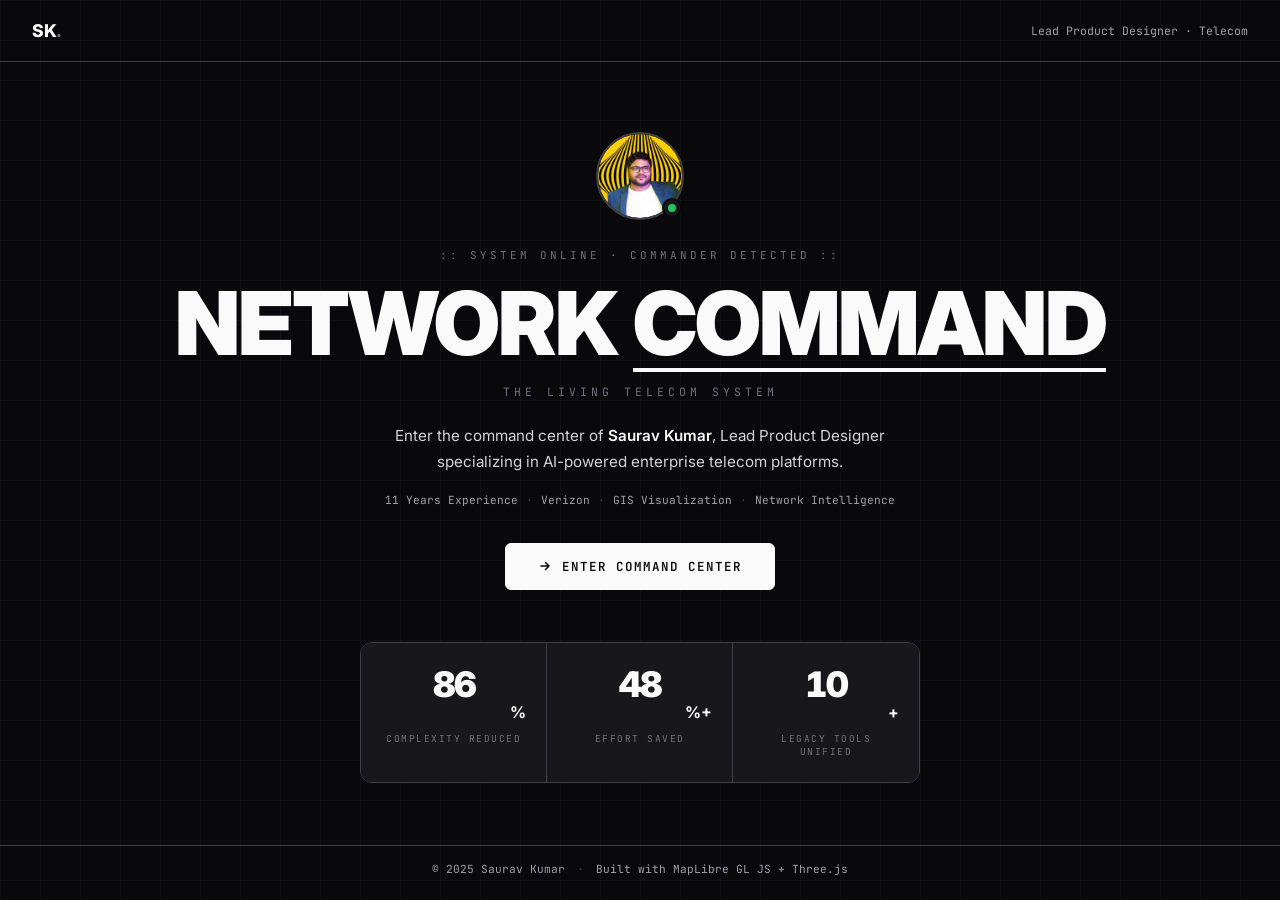
<file: index.html>
<!DOCTYPE html>
<html lang="en">

<head>
  <meta charset="UTF-8" />
  <meta name="viewport" content="width=device-width, initial-scale=1.0" />
  <title>Saurav Kumar — Network Command</title>
  <meta name="description"
    content="Portfolio of Saurav Kumar, Senior Product Manager specializing in enterprise telecom platforms, GIS visualization, and AI-powered network operations." />
  <link rel="preconnect" href="https://fonts.googleapis.com" />
  <link rel="preconnect" href="https://fonts.gstatic.com" crossorigin />
  <link
    href="https://fonts.googleapis.com/css2?family=Inter:wght@300;400;500;600;700;800;900&family=JetBrains+Mono:wght@400;500&display=swap"
    rel="stylesheet" />
  <link rel="stylesheet" href="style.css" />
</head>

<body class="landing-body">

  <!-- Background grid -->
  <div class="bg-grid" aria-hidden="true"></div>

  <!-- Landing Page -->
  <main class="landing" id="landing">

    <!-- Nav -->
    <nav class="landing-nav">
      <span class="nav-logo">SK<span class="nav-dot">.</span></span>
      <span class="nav-meta font-mono">Lead Product Designer · Telecom</span>
    </nav>

    <!-- Hero -->
    <section class="hero">

      <!-- Profile avatar -->
      <div class="avatar-wrap">
        <div class="avatar" id="avatar">
          <img src="avatar.jpg" alt="Saurav Kumar" style="width:100%;height:100%;object-fit:cover;border-radius:50%;" />
        </div>
        <div class="avatar-badge" title="Online">
          <span class="badge-dot"></span>
        </div>
      </div>

      <!-- Status line -->
      <p class="status-line font-mono" aria-label="System status">
        :: SYSTEM ONLINE · COMMANDER DETECTED ::
      </p>

      <!-- Headline -->
      <h1 class="hero-headline">
        <span class="headline-word">NETWORK</span>
        <span class="headline-word accent-word">COMMAND</span>
      </h1>

      <p class="hero-sub font-mono">THE LIVING TELECOM SYSTEM</p>

      <!-- Description -->
      <p class="hero-desc">
        Enter the command center of <strong>Saurav Kumar</strong>, Lead Product Designer<br />
        specializing in AI-powered enterprise telecom platforms.
      </p>

      <!-- Meta tags -->
      <div class="meta-tags font-mono">
        <span>11 Years Experience</span>
        <span class="meta-sep">·</span>
        <span>Verizon</span>
        <span class="meta-sep">·</span>
        <span>GIS Visualization</span>
        <span class="meta-sep">·</span>
        <span>Network Intelligence</span>
      </div>

      <!-- CTA -->
      <a href="map.html" class="cta-btn" id="enter-btn">
        <svg width="14" height="14" viewBox="0 0 14 14" fill="none" aria-hidden="true">
          <path d="M3 7h8M7.5 3.5L11 7l-3.5 3.5" stroke="currentColor" stroke-width="1.5" stroke-linecap="round"
            stroke-linejoin="round" />
        </svg>
        ENTER COMMAND CENTER
      </a>

      <!-- Stats -->
      <div class="stats-grid">
        <div class="stat-item">
          <span class="stat-num" data-target="90">0</span><span class="stat-unit">%</span>
          <p class="stat-label font-mono">COMPLEXITY REDUCED</p>
        </div>
        <div class="stat-item">
          <span class="stat-num" data-target="50">0</span><span class="stat-unit">%+</span>
          <p class="stat-label font-mono">EFFORT SAVED</p>
        </div>
        <div class="stat-item">
          <span class="stat-num" data-target="10">0</span><span class="stat-unit">+</span>
          <p class="stat-label font-mono">LEGACY TOOLS UNIFIED</p>
        </div>
      </div>

    </section>

    <!-- Footer -->
    <footer class="landing-footer font-mono">
      <span>© 2025 Saurav Kumar</span>
      <span class="meta-sep">·</span>
      <span>Built with MapLibre GL JS + Three.js</span>
    </footer>

  </main>

  <script>
    // Count-up animation on stat numbers
    function countUp(el) {
      const target = parseInt(el.dataset.target, 10);
      const dur = 1800;
      const start = performance.now();
      function step(now) {
        const p = Math.min((now - start) / dur, 1);
        const ease = 1 - Math.pow(1 - p, 3);
        el.textContent = Math.round(ease * target);
        if (p < 1) requestAnimationFrame(step);
      }
      requestAnimationFrame(step);
    }

    // Trigger on scroll into view
    const observer = new IntersectionObserver(entries => {
      entries.forEach(e => {
        if (e.isIntersecting) {
          e.target.querySelectorAll('.stat-num').forEach(n => countUp(n));
          observer.unobserve(e.target);
        }
      });
    }, { threshold: 0.2 });
    observer.observe(document.querySelector('.stats-grid'));

    // CTA hover ripple
    document.getElementById('enter-btn').addEventListener('mouseenter', function () {
      this.classList.add('hovered');
    });
    document.getElementById('enter-btn').addEventListener('mouseleave', function () {
      this.classList.remove('hovered');
    });
  </script>
</body>

</html>
</file>
<file: style.css>
/* ════════════════════════════════════════════════
   Shadcn Black & White Design System
   Inspired by: shadcn/ui neutral palette
   ════════════════════════════════════════════════ */

@import url('https://fonts.googleapis.com/css2?family=Inter:wght@300;400;500;600;700;800;900&family=JetBrains+Mono:wght@400;500&display=swap');

*, *::before, *::after { box-sizing: border-box; margin: 0; padding: 0; }

:root {
  /* shadcn neutral palette */
  --bg-0:        #09090b;   /* zinc-950 */
  --bg-1:        #18181b;   /* zinc-900 */
  --bg-2:        #27272a;   /* zinc-800 */
  --border:      #3f3f46;   /* zinc-700 */
  --border-light:#e4e4e7;   /* zinc-200 */
  --muted:       #71717a;   /* zinc-500 */
  --muted-fg:    #a1a1aa;   /* zinc-400 */
  --fg:          #fafafa;   /* zinc-50  */
  --fg-dim:      #d4d4d8;   /* zinc-300 */

  /* light panel vars (for map.html side panel) */
  --panel-bg:    #ffffff;
  --panel-fg:    #09090b;
  --panel-muted: #71717a;
  --panel-border:#e4e4e7;

  --font:  'Inter', system-ui, sans-serif;
  --mono:  'JetBrains Mono', 'Consolas', monospace;
  --r:     6px;
  --r-lg:  12px;
  --r-xl:  16px;
}

html, body { width: 100%; height: 100%; font-family: var(--font); }

.font-mono { font-family: var(--mono) !important; }

/* ── Shared Utilities ─────────────────────────────────────────── */
.hidden { display: none !important; }

/* ════════════════════════════════════════════════
   LANDING PAGE
   ════════════════════════════════════════════════ */

.landing-body {
  background: var(--bg-0);
  color: var(--fg);
  min-height: 100vh;
  overflow-x: hidden;
  position: relative;
}

/* Subtle grid background */
.bg-grid {
  position: fixed; inset: 0; z-index: 0; pointer-events: none;
  background-image:
    linear-gradient(rgba(255,255,255,0.03) 1px, transparent 1px),
    linear-gradient(90deg, rgba(255,255,255,0.03) 1px, transparent 1px);
  background-size: 40px 40px;
}

/* Nav */
.landing-nav {
  position: relative; z-index: 10;
  display: flex; align-items: center; justify-content: space-between;
  padding: 20px 32px;
  border-bottom: 1px solid var(--border);
}
.nav-logo {
  font-size: 1.1rem; font-weight: 800; letter-spacing: -0.5px;
  color: var(--fg);
}
.nav-dot { color: var(--muted); }
.nav-meta { font-size: 0.72rem; color: var(--muted-fg); }

/* Main hero section */
.landing { position: relative; z-index: 1; }

.hero {
  display: flex; flex-direction: column; align-items: center;
  justify-content: center; text-align: center;
  padding: 56px 24px 48px;
  min-height: calc(100vh - 65px - 52px);
  gap: 0;
}

/* Avatar */
.avatar-wrap {
  position: relative; margin-bottom: 28px;
}
.avatar {
  width: 88px; height: 88px; border-radius: 50%;
  background: var(--bg-2);
  border: 2px solid var(--border);
  display: flex; align-items: center; justify-content: center;
  overflow: hidden;
}
.avatar img { width: 100%; height: 100%; object-fit: cover; }
.avatar-initials {
  font-size: 1.6rem; font-weight: 800; color: var(--fg);
  letter-spacing: -1px;
}
.avatar-badge {
  position: absolute; bottom: 2px; right: 2px;
  width: 20px; height: 20px; border-radius: 50%;
  background: var(--bg-1); 
  display: flex; align-items: center; justify-content: center;
  border: 2px solid var(--bg-0);
}
.badge-dot {
  width: 8px; height: 8px; border-radius: 50%; background: #22c55e;
  animation: pulse-dot 2s ease-in-out infinite;
}
@keyframes pulse-dot {
  0%,100% { opacity:1; transform:scale(1); }
  50% { opacity:0.7; transform:scale(1.2); }
}

/* Status line */
.status-line {
  font-size: 0.68rem; letter-spacing: 3px; color: var(--muted);
  margin-bottom: 20px; text-transform: uppercase;
}

/* Hero headline */
.hero-headline {
  font-size: clamp(2.8rem, 8vw, 5.5rem);
  font-weight: 900; letter-spacing: -2px; line-height: 0.95;
  margin-bottom: 12px;
  display: flex; gap: 16px; flex-wrap: wrap; justify-content: center;
}
.headline-word { color: var(--fg); }
.accent-word {
  color: var(--fg);
  border-bottom: 4px solid var(--fg);
  padding-bottom: 2px;
}

/* Sub */
.hero-sub {
  font-size: 0.72rem; letter-spacing: 4px; color: var(--muted);
  margin-bottom: 24px; text-transform: uppercase;
}

/* Description */
.hero-desc {
  font-size: 0.95rem; color: var(--fg-dim); line-height: 1.7;
  font-weight: 400; max-width: 520px; margin-bottom: 18px;
}
.hero-desc strong { color: var(--fg); font-weight: 600; }

/* Meta tags */
.meta-tags {
  display: flex; align-items: center; gap: 8px; flex-wrap: wrap;
  justify-content: center;
  font-size: 0.7rem; color: var(--muted-fg); margin-bottom: 36px;
}
.meta-sep { color: var(--border); }

/* CTA Button */
.cta-btn {
  display: inline-flex; align-items: center; gap: 10px;
  background: var(--fg); color: var(--bg-0);
  font-family: var(--mono); font-size: 0.78rem; font-weight: 600;
  letter-spacing: 2px; text-transform: uppercase; text-decoration: none;
  padding: 14px 32px;
  border: 1px solid var(--fg);
  border-radius: var(--r);
  transition: all 0.18s ease;
  margin-bottom: 52px;
  position: relative; overflow: hidden;
}
.cta-btn::after {
  content: ''; position: absolute; inset: 0;
  background: var(--bg-0); opacity: 0;
  transition: opacity 0.18s;
}
.cta-btn:hover { color: var(--fg); background: transparent; }
.cta-btn svg { stroke: currentColor; flex-shrink: 0; }

/* Stats Grid */
.stats-grid {
  display: grid; grid-template-columns: repeat(3, 1fr);
  gap: 0; width: 100%; max-width: 560px;
  border: 1px solid var(--border);
  border-radius: var(--r-lg); overflow: hidden;
}
.stat-item {
  padding: 24px 20px;
  display: flex; flex-direction: column; align-items: center;
  border-right: 1px solid var(--border);
  background: var(--bg-1);
}
.stat-item:last-child { border-right: none; }
.stat-num {
  font-size: 2.2rem; font-weight: 900; color: var(--fg);
  letter-spacing: -2px; line-height: 1;
  font-variant-numeric: tabular-nums;
}
.stat-unit { font-size: 1rem; font-weight: 700; color: var(--fg); align-self: flex-end; margin-bottom: 4px; }
.stat-item > div { display: flex; align-items: baseline; gap: 2px; }
.stat-label {
  font-size: 0.6rem; letter-spacing: 1.5px; color: var(--muted);
  text-transform: uppercase; margin-top: 6px;
}

/* Landing footer */
.landing-footer {
  position: relative; z-index: 1;
  border-top: 1px solid var(--border);
  padding: 16px 32px;
  display: flex; align-items: center; justify-content: center;
  gap: 12px; font-size: 0.7rem; color: var(--muted-fg);
}

/* ════════════════════════════════════════════════
   MAP PAGE
   ════════════════════════════════════════════════ */

.map-body {
  background: #fff;
  color: var(--panel-fg);
  height: 100vh; overflow: hidden;
  font-family: var(--font);
}

/* MapLibre container */
#map { position: fixed; inset: 0; z-index: 0; }

/* Top nav bar on map page */
#map-nav {
  position: fixed; top: 0; left: 0; right: 0; z-index: 100;
  background: rgba(255,255,255,0.92); backdrop-filter: blur(12px);
  border-bottom: 1px solid var(--panel-border);
  display: flex; align-items: center; gap: 16px;
  padding: 12px 24px; height: 56px;
}
.map-nav-back {
  display: flex; align-items: center; gap: 6px;
  color: var(--panel-fg); text-decoration: none;
  font-size: 0.8rem; font-weight: 600;
  padding: 6px 12px; border: 1px solid var(--panel-border);
  border-radius: var(--r); transition: background 0.15s;
}
.map-nav-back:hover { background: var(--border-light); }
.map-nav-back svg { stroke: currentColor; }
.nav-divider { width: 1px; height: 20px; background: var(--panel-border); }
.map-nav-title {
  font-size: 0.9rem; font-weight: 700; color: var(--panel-fg);
  letter-spacing: -0.3px;
}
.map-nav-subtitle {
  font-family: var(--mono); font-size: 0.68rem;
  color: var(--panel-muted); margin-left: auto;
}
.online-badge {
  display: flex; align-items: center; gap: 5px;
  font-family: var(--mono); font-size: 0.68rem; color: #16a34a;
  background: #f0fdf4; border: 1px solid #bbf7d0;
  border-radius: 999px; padding: 3px 10px;
}
.online-dot { width: 6px; height: 6px; border-radius: 50%; background: #16a34a; }

/* Zone legend bar */
#zone-legend {
  position: fixed; bottom: 24px; left: 50%; transform: translateX(-50%);
  z-index: 100;
  background: rgba(255,255,255,0.95); backdrop-filter: blur(12px);
  border: 1px solid var(--panel-border); border-radius: 999px;
  padding: 10px 20px;
  display: flex; align-items: center; gap: 20px;
  box-shadow: 0 4px 24px rgba(0,0,0,0.08);
  white-space: nowrap;
}
.legend-item {
  display: flex; align-items: center; gap: 6px;
  font-size: 0.75rem; font-weight: 600; color: var(--panel-fg);
  cursor: pointer; transition: opacity 0.15s;
  padding: 2px 6px; border-radius: var(--r);
}
.legend-item:hover { background: var(--border-light); }
.legend-dot { width: 8px; height: 8px; border-radius: 50%; background: var(--panel-fg); flex-shrink: 0; }
.legend-dot.active { background: #000; box-shadow: 0 0 0 2px rgba(0,0,0,0.15); }

/* ── Right Side Panel ──────────────────────────────────────────── */
#zone-panel {
  position: fixed; top: 56px; right: 0; bottom: 0; z-index: 90;
  width: 380px;
  background: var(--panel-bg);
  border-left: 1px solid var(--panel-border);
  display: flex; flex-direction: column;
  transform: translateX(100%);
  transition: transform 0.3s cubic-bezier(0.16,1,0.3,1);
  overflow: hidden;
}
#zone-panel.open { transform: translateX(0); }

/* Panel header */
.panel-header {
  padding: 20px 24px 16px;
  border-bottom: 1px solid var(--panel-border);
  display: flex; align-items: flex-start; gap: 14px;
}
.panel-icon {
  width: 44px; height: 44px; border-radius: var(--r-lg);
  background: var(--border-light); display: flex;
  align-items: center; justify-content: center;
  font-size: 1.3rem; flex-shrink: 0;
}
.panel-header-text { flex: 1; min-width: 0; }
.panel-tag {
  font-family: var(--mono); font-size: 0.6rem; letter-spacing: 2px;
  color: var(--panel-muted); text-transform: uppercase; margin-bottom: 4px;
}
.panel-title {
  font-size: 1rem; font-weight: 700; color: var(--panel-fg);
  line-height: 1.25; letter-spacing: -0.3px;
}
.panel-close {
  width: 28px; height: 28px; border-radius: var(--r);
  border: 1px solid var(--panel-border);
  background: none; cursor: pointer; display: flex;
  align-items: center; justify-content: center;
  color: var(--panel-muted); flex-shrink: 0;
  transition: all 0.15s;
}
.panel-close:hover { background: var(--border-light); color: var(--panel-fg); }

/* Panel body */
.panel-body { flex: 1; overflow-y: auto; padding: 20px 24px; display: flex; flex-direction: column; gap: 20px; }

.panel-desc {
  font-size: 0.875rem; color: var(--panel-fg); line-height: 1.65;
  font-weight: 400;
}

/* Achievement metrics */
.panel-section-label {
  font-family: var(--mono); font-size: 0.6rem; letter-spacing: 2px;
  color: var(--panel-muted); text-transform: uppercase;
  margin-bottom: 10px; display: block;
}
.achievements-grid { display: flex; flex-direction: column; gap: 8px; }
.ach-row {
  display: flex; align-items: center; gap: 14px;
  padding: 12px 16px; border: 1px solid var(--panel-border);
  border-radius: var(--r-lg); background: #fafafa;
}
.ach-stat {
  font-size: 1.6rem; font-weight: 900; color: var(--panel-fg);
  letter-spacing: -1px; min-width: 72px; line-height: 1;
  font-variant-numeric: tabular-nums;
}
.ach-label {
  font-size: 0.78rem; color: var(--panel-muted); line-height: 1.35;
  font-weight: 500;
}

/* Tools */
.tools-wrap { display: flex; flex-wrap: wrap; gap: 6px; }
.tool-chip {
  font-family: var(--mono); font-size: 0.65rem; font-weight: 500;
  padding: 4px 10px; border: 1px solid var(--panel-border);
  border-radius: 999px; color: var(--panel-fg); background: transparent;
}

/* Sub-items for hall pedestals */
.pedestal-list { display: flex; flex-direction: column; gap: 8px; }
.pedestal-item {
  padding: 14px 16px; border: 1px solid var(--panel-border);
  border-radius: var(--r-lg); cursor: pointer; transition: background 0.15s;
}
.pedestal-item:hover { background: var(--border-light); }
.pedestal-item-top {
  display: flex; align-items: center; gap: 10px; margin-bottom: 4px;
}
.ped-icon { font-size: 1.2rem; }
.ped-tag { font-family: var(--mono); font-size: 0.58rem; letter-spacing: 2px; color: var(--panel-muted); }
.ped-title { font-size: 0.82rem; font-weight: 700; color: var(--panel-fg); }
.ped-body { font-size: 0.78rem; color: var(--panel-muted); line-height: 1.55; display: none; }
.pedestal-item.expanded .ped-body { display: block; margin-top: 8px; }

/* Scrollbar */
.panel-body::-webkit-scrollbar { width: 4px; }
.panel-body::-webkit-scrollbar-track { background: transparent; }
.panel-body::-webkit-scrollbar-thumb { background: var(--panel-border); border-radius: 2px; }

/* ── Marker Popup ──────────────────────────────────────────────── */
.zone-marker-label {
  background: #fff; color: #09090b;
  border: 1px solid #e4e4e7; border-radius: 6px;
  padding: 6px 12px; font-family: 'Inter', sans-serif;
  font-size: 0.72rem; font-weight: 600; cursor: pointer;
  box-shadow: 0 2px 8px rgba(0,0,0,0.08);
  white-space: nowrap; transition: all 0.15s;
  display: flex; align-items: center; gap: 6px;
}
.zone-marker-label:hover { background: #09090b; color: #fff; border-color: #09090b; }
.zone-marker-label .zm-num {
  font-family: 'JetBrains Mono', monospace; font-size: 0.58rem;
  color: #71717a;
}
.zone-marker-label:hover .zm-num { color: #a1a1aa; }

/* ── 3D Tower Tooltip ──────────────────────────────────────────── */
.maplibregl-popup-content {
  background: #fff !important; color: #09090b !important;
  border: 1px solid #e4e4e7 !important; border-radius: 8px !important;
  padding: 0 !important; font-family: 'Inter', sans-serif !important;
  box-shadow: 0 8px 24px rgba(0,0,0,0.1) !important;
  min-width: 200px;
}
.maplibregl-popup-close-button { color: #71717a !important; padding: 8px !important; }
.maplibregl-popup-tip { display: none !important; }

/* ════════════════════════════════════════════════
   RESPONSIVE — Mobile (≤640px)
   ════════════════════════════════════════════════ */
@media (max-width: 640px) {

  /* Landing page */
  .hero-headline { font-size: 2.5rem; gap: 8px; }
  .stats-grid { grid-template-columns: repeat(3, 1fr); }
  .hero { padding: 32px 16px 32px; }
  .meta-tags { font-size: 0.65rem; gap: 5px; }

  /* ── Map nav: icon-only back, compress title ── */
  #map-nav {
    padding: 10px 12px;
    gap: 10px;
    height: 52px;
  }
  .back-text { display: none; }            /* hide "Back" text, keep arrow icon */
  .map-nav-back { padding: 6px 8px; }
  .map-nav-title { font-size: 0.78rem; }
  .map-nav-subtitle { display: none; }    /* hide "4 Zones" on small screens */
  .about-btn span { display: none; }      /* hide "About Me" text, keep avatar */
  .about-btn { padding: 4px 6px; gap: 0; }
  .nav-divider { display: none; }
  .online-badge { padding: 3px 8px; font-size: 0.6rem; }

  /* ── Zone legend: full-width pinned bottom bar ── */
  #zone-legend {
    display: flex;           /* override the old display:none */
    position: fixed;
    bottom: 0; left: 0; right: 0;
    transform: none;         /* cancel desktop translateX(-50%) */
    border-radius: 0;
    border-left: none; border-right: none; border-bottom: none;
    border-top: 1px solid var(--panel-border);
    padding: 9px 12px;
    gap: 10px;
    justify-content: flex-start;
    overflow-x: auto;
    white-space: nowrap;
    -webkit-overflow-scrolling: touch;
    height: 48px;
    box-shadow: 0 -2px 12px rgba(0,0,0,0.06);
    z-index: 100;
  }
  #zone-legend::-webkit-scrollbar { display: none; }
  .legend-item { font-size: 0.7rem; padding: 2px 8px; }

  /* ── Zone panel: slide up from bottom, above legend ── */
  #zone-panel {
    width: 100%;
    top: 52px;            /* below nav */
    right: 0; left: 0;
    height: calc(100vh - 52px - 48px);  /* full minus nav + legend */
    bottom: 48px;
    border-left: none;
    border-top: 1px solid var(--panel-border);
    transform: translateY(110%);
  }
  #zone-panel.open { transform: translateY(0); }

  /* ── About modal: full screen on mobile ── */
  .about-modal { padding: 0; align-items: stretch; }
  .about-modal-inner {
    border-radius: 0; border: none;
    padding: 24px 16px 40px;
    min-height: 100vh;
  }
  .about-grid { grid-template-columns: 1fr; }
  .contact-grid { grid-template-columns: 1fr; }
  .maplibregl-ctrl-bottom-right { bottom: 56px !important; }
}

/* ════════════════════════════════════════════════
   ABOUT ME — Nav Button
   ════════════════════════════════════════════════ */
.about-btn {
  display: flex; align-items: center; gap: 8px;
  background: var(--panel-fg); color: var(--panel-bg);
  border: 1px solid var(--panel-fg);
  border-radius: var(--r); padding: 6px 14px;
  font-family: var(--font); font-size: 0.78rem; font-weight: 600;
  cursor: pointer; transition: all 0.15s; white-space: nowrap;
}
.about-btn:hover { background: var(--bg-1); color: var(--fg); border-color: var(--bg-1); }
.about-btn-avatar {
  width: 24px; height: 24px; border-radius: 50%;
  object-fit: cover; border: 1px solid rgba(255,255,255,0.3);
}

/* ════════════════════════════════════════════════
   ABOUT ME — Full-Screen Modal
   ════════════════════════════════════════════════ */
.about-modal {
  position: fixed; inset: 0; z-index: 200;
  background: rgba(0,0,0,0.6); backdrop-filter: blur(6px);
  overflow-y: auto;
  display: flex; justify-content: center; align-items: flex-start;
  padding: 32px 24px 80px;
}
.about-modal.hidden { display: none !important; }

.about-modal-inner {
  background: #fff; border-radius: var(--r-xl);
  width: 100%; max-width: 960px;
  border: 1px solid var(--panel-border);
  position: relative; padding: 40px 40px 48px;
  display: flex; flex-direction: column; gap: 40px;
}

.about-modal-close {
  position: absolute; top: 16px; right: 16px;
  width: 32px; height: 32px; border-radius: var(--r);
  border: 1px solid var(--panel-border); background: none;
  cursor: pointer; display: flex; align-items: center; justify-content: center;
  color: var(--panel-muted); transition: all 0.15s;
}
.about-modal-close:hover { background: var(--border-light); color: var(--panel-fg); }

/* Section wrapper */
.about-section {
  display: flex; flex-direction: column; gap: 20px;
  padding-bottom: 40px; border-bottom: 1px solid var(--panel-border);
}
.about-section:last-child { border-bottom: none; padding-bottom: 0; }

/* Header elements */
.about-supertitle {
  font-size: 0.65rem; letter-spacing: 3px; color: var(--panel-muted);
  text-transform: uppercase;
}
.about-headline {
  font-size: clamp(1.8rem, 4vw, 2.8rem); font-weight: 900;
  letter-spacing: -1.5px; color: var(--panel-fg); line-height: 1;
}
.about-accent {
  color: var(--panel-fg);
  border-bottom: 3px solid var(--panel-fg);
}

/* Two-column grid */
.about-grid {
  display: grid; grid-template-columns: 1fr 400px; gap: 32px;
}
@media (max-width: 768px) { .about-grid { grid-template-columns: 1fr; } }

.about-left { display: flex; flex-direction: column; gap: 20px; }
.about-right { display: flex; flex-direction: column; gap: 16px; }

/* Profile card */
.profile-card {
  display: flex; align-items: center; gap: 14px;
  padding: 16px; border: 1px solid var(--panel-border);
  border-radius: var(--r-lg); background: #fafafa;
}
.profile-card-avatar {
  width: 60px; height: 60px; border-radius: var(--r-lg);
  object-fit: cover; flex-shrink: 0;
  border: 1px solid var(--panel-border);
}
.profile-name { font-size: 1rem; font-weight: 700; color: var(--panel-fg); letter-spacing: -0.3px; }
.profile-role { font-size: 0.78rem; color: var(--panel-muted); margin-top: 2px; }
.profile-exp { font-size: 0.68rem; color: var(--panel-muted); margin-top: 4px; }

/* Bio */
.about-bio { display: flex; flex-direction: column; gap: 12px; }
.about-bio p { font-size: 0.875rem; color: var(--panel-fg); line-height: 1.7; }

/* Career Timeline */
.about-timeline { display: flex; flex-direction: column; gap: 12px; }
.timeline-label {
  font-size: 0.6rem; letter-spacing: 2.5px; color: var(--panel-muted);
  text-transform: uppercase; display: block; margin-bottom: 4px;
}
.timeline-item {
  display: flex; gap: 12px; align-items: flex-start;
}
.timeline-dot {
  width: 10px; height: 10px; border-radius: 50%;
  background: var(--border-light); border: 2px solid var(--panel-border);
  flex-shrink: 0; margin-top: 4px;
}
.timeline-dot.active { background: var(--panel-fg); border-color: var(--panel-fg); }
.timeline-content { flex: 1; }
.timeline-row {
  display: flex; justify-content: space-between; align-items: baseline;
  gap: 8px; margin-bottom: 2px;
}
.timeline-content strong { font-size: 0.875rem; font-weight: 700; color: var(--panel-fg); }
.timeline-date { font-size: 0.68rem; color: var(--panel-muted); }
.timeline-content p { font-size: 0.78rem; color: var(--panel-muted); }

/* Skills */
.skill-group {
  padding: 14px; border: 1px solid var(--panel-border);
  border-radius: var(--r-lg); display: flex; flex-direction: column; gap: 10px;
}
.skill-group-label {
  font-size: 0.6rem; letter-spacing: 2px; color: var(--panel-muted);
  text-transform: uppercase;
}
.skill-chips {
  display: flex; flex-wrap: wrap; gap: 6px;
}
.skill-chips span {
  font-size: 0.72rem; font-weight: 500;
  padding: 4px 10px; border: 1px solid var(--panel-border);
  border-radius: 999px; color: var(--panel-fg); background: #fff;
  transition: background 0.12s;
}
.skill-chips span:hover { background: var(--border-light); }

/* ── Awards Section ─────────────────────────────────────────── */
.awards-list { display: flex; flex-direction: column; gap: 0; }
.award-item {
  display: flex; gap: 20px; align-items: flex-start;
  padding: 14px 0; border-bottom: 1px solid var(--panel-border);
}
.award-item:last-child { border-bottom: none; }
.award-year {
  font-size: 0.72rem; color: var(--panel-muted);
  min-width: 40px; padding-top: 2px; letter-spacing: 0.5px;
}
.award-item strong { font-size: 0.875rem; font-weight: 700; color: var(--panel-fg); display: block; }
.award-item p { font-size: 0.78rem; color: var(--panel-muted); margin-top: 2px; }

/* ── Contact Section ─────────────────────────────────────────── */
.contact-headline {
  font-size: 0.95rem; color: var(--panel-fg); line-height: 1.6; font-weight: 400;
}
.contact-grid {
  display: grid; grid-template-columns: 1fr 1fr; gap: 32px;
}
@media (max-width: 640px) { .contact-grid { grid-template-columns: 1fr; } }

.contact-stat-row {
  display: flex; gap: 24px; margin-bottom: 20px;
}
.contact-stat {
  font-size: 1.8rem; font-weight: 900; color: var(--panel-fg);
  letter-spacing: -1.5px; line-height: 1;
}
.contact-stat span { font-size: 0.68rem; font-weight: 500; color: var(--panel-muted); letter-spacing: 1.5px; display: block; text-transform: uppercase; margin-top: 2px; }

.contact-list { list-style: none; display: flex; flex-direction: column; gap: 10px; }
.contact-list li { display: flex; align-items: center; gap: 12px; font-size: 0.8rem; }
.cl-label {
  font-size: 0.58rem; letter-spacing: 2px; color: var(--panel-muted);
  min-width: 64px; text-transform: uppercase;
}
.contact-list a { color: var(--panel-fg); text-decoration: none; font-weight: 500; }
.contact-list a:hover { text-decoration: underline; }

/* Contact form */
.contact-form { display: flex; flex-direction: column; gap: 14px; }
.form-group { display: flex; flex-direction: column; gap: 5px; }
.form-group label { font-size: 0.6rem; letter-spacing: 2px; color: var(--panel-muted); text-transform: uppercase; }
.form-group input, .form-group textarea {
  font-family: var(--font); font-size: 0.875rem;
  padding: 10px 12px; border: 1px solid var(--panel-border);
  border-radius: var(--r); outline: none; color: var(--panel-fg);
  background: #fff; transition: border 0.15s; resize: vertical;
}
.form-group input:focus, .form-group textarea:focus { border-color: var(--panel-fg); }
.transmit-btn {
  display: inline-flex; align-items: center; gap: 8px;
  background: var(--panel-fg); color: #fff;
  border: none; cursor: pointer; border-radius: var(--r);
  font-size: 0.78rem; letter-spacing: 2px; padding: 12px 20px;
  font-weight: 600; transition: opacity 0.15s; align-self: flex-start;
}
.transmit-btn:hover { opacity: 0.85; }
.form-success {
  font-size: 0.78rem; color: #16a34a; font-family: var(--mono);
  margin-top: 4px;
}

/* Scrollbar for modal */
.about-modal::-webkit-scrollbar { width: 5px; }
.about-modal::-webkit-scrollbar-thumb { background: #d4d4d8; border-radius: 3px; }
</file>
